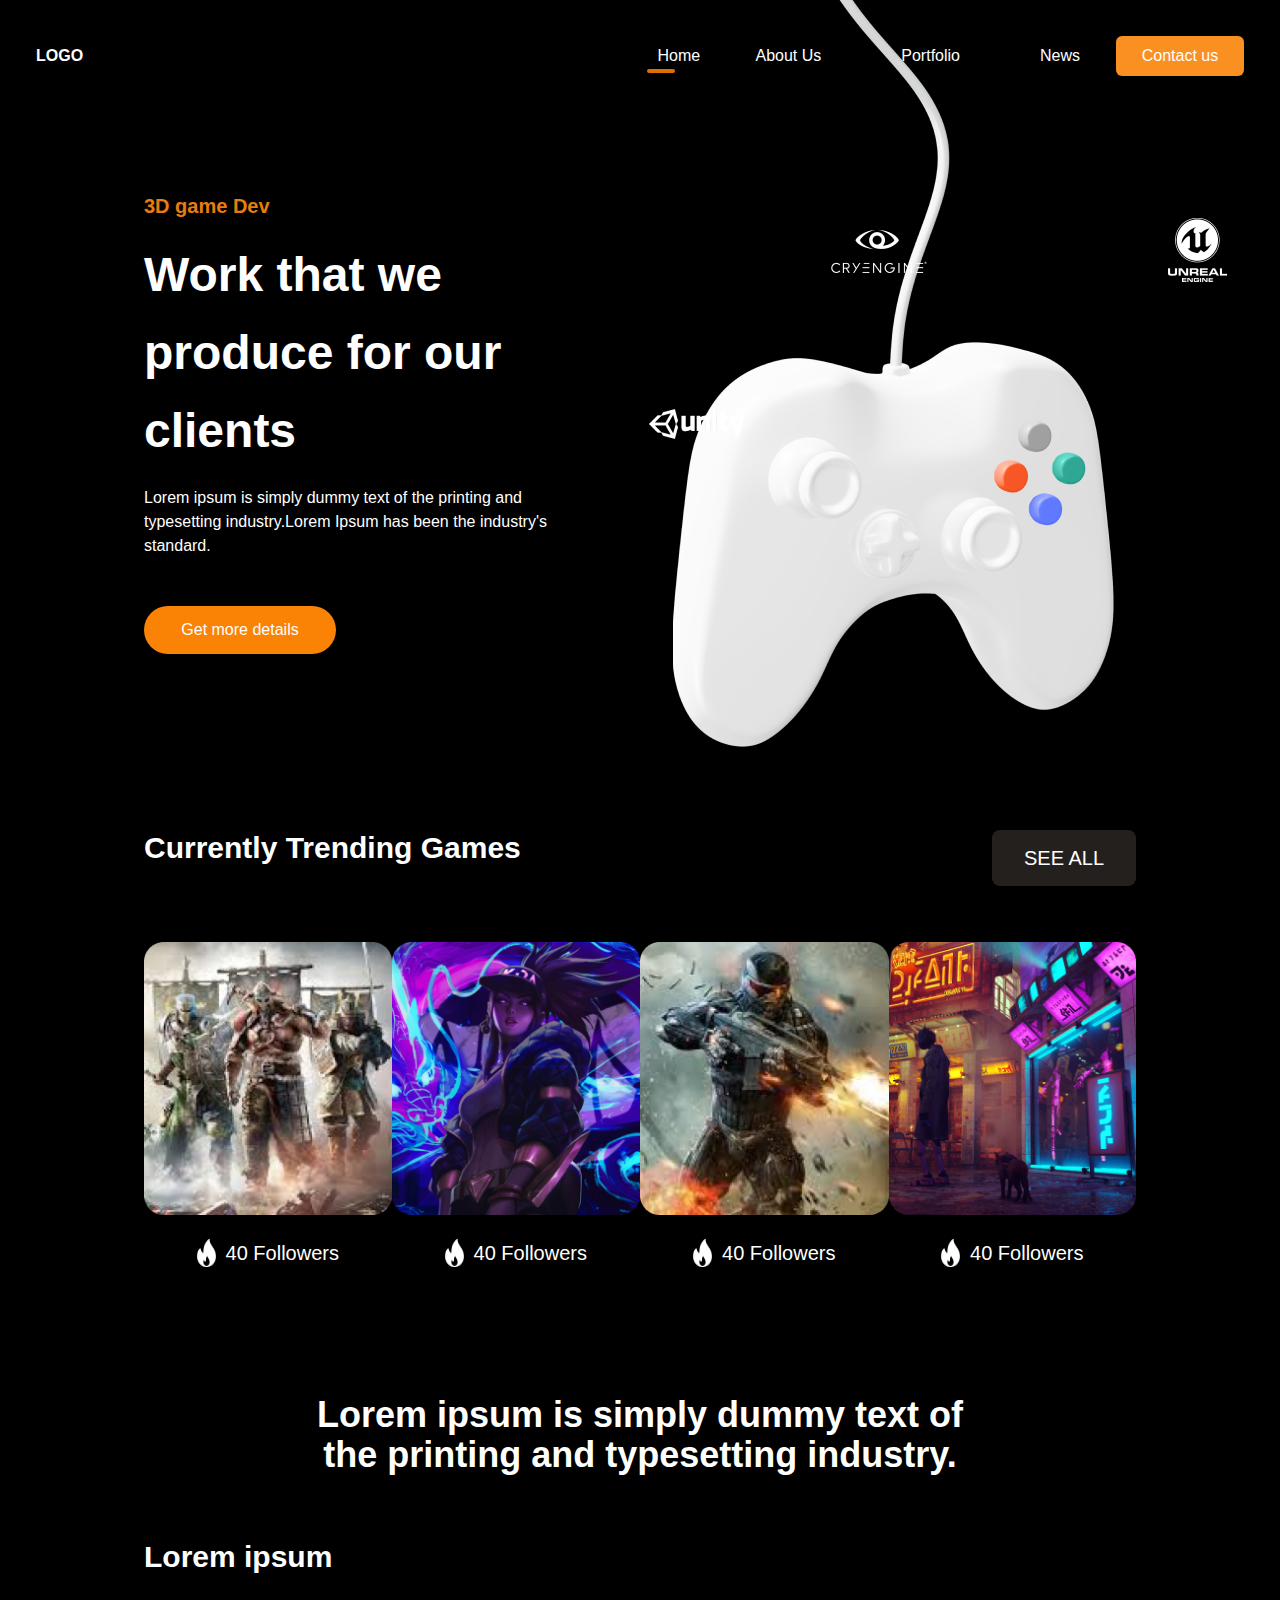
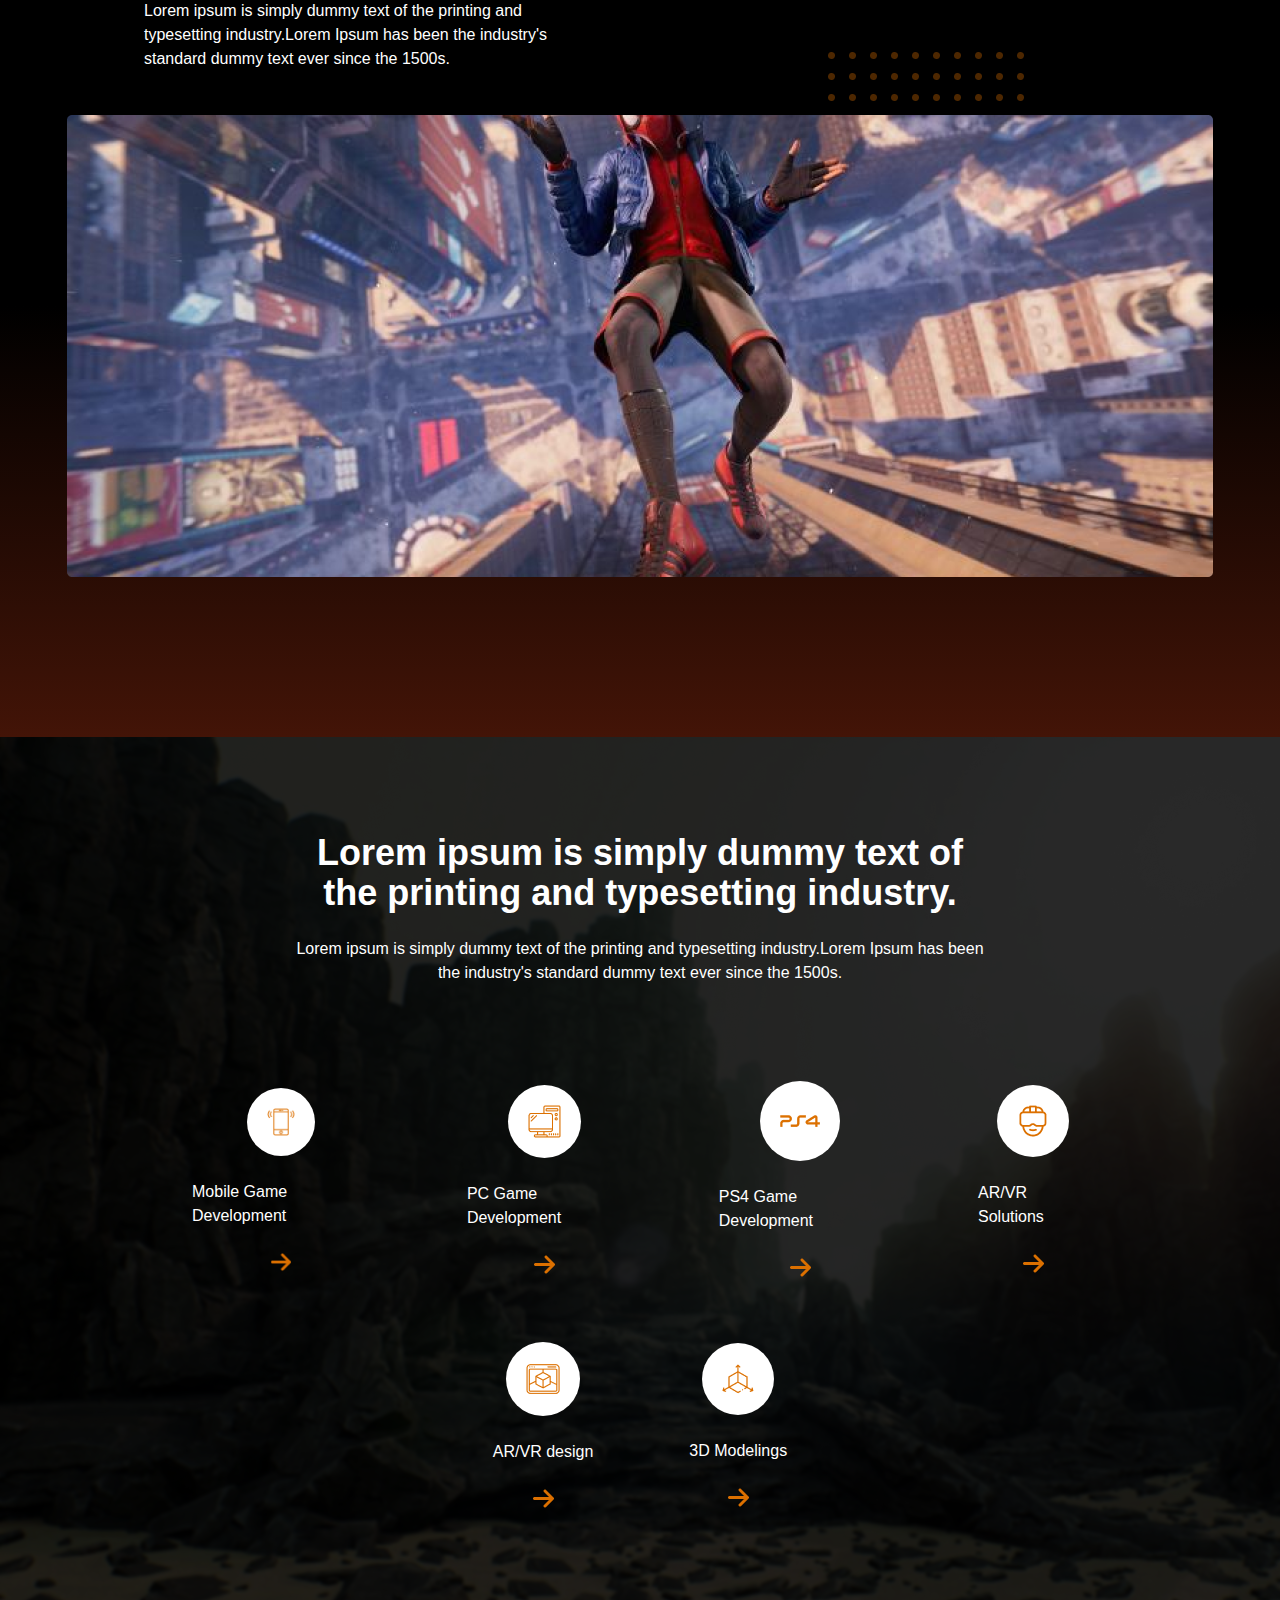
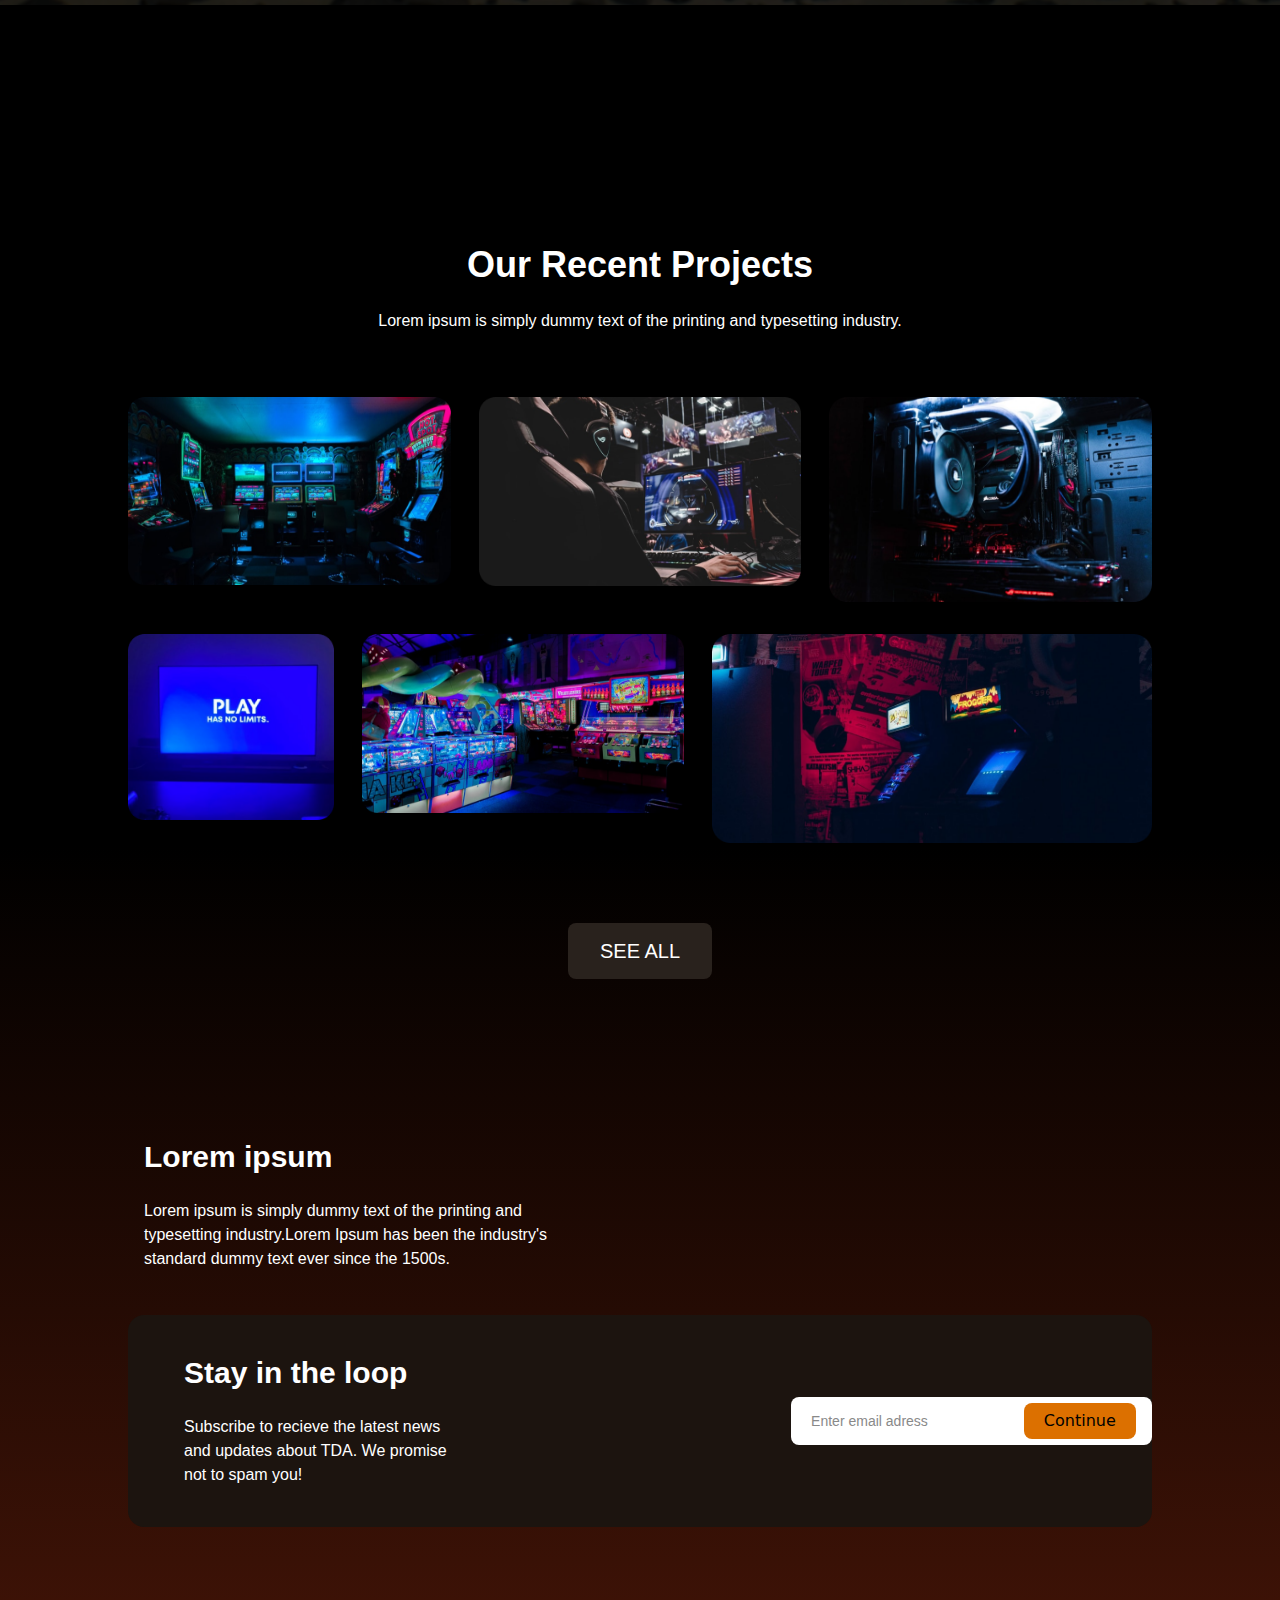
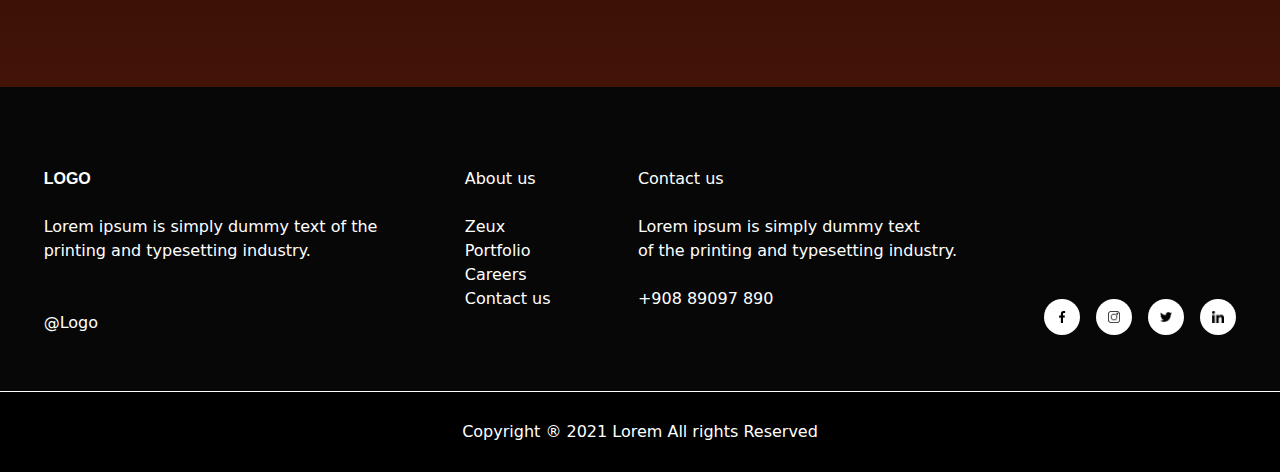
<file: Proyecto1/index.html>
<!DOCTYPE html>
<html lang="en">

<head>
  <meta charset="UTF-8" />
  <meta http-equiv="X-UA-Compatible" content="IE=edge" />
  <meta name="viewport" content="width=device-width, initial-scale=1.0" />
  <title>Projecte 1</title>
  <link href="output.css" rel="stylesheet" />
  <link rel="stylesheet" href="https://cdnjs.cloudflare.com/ajax/libs/font-awesome/6.0.0/css/all.min.css"
    integrity="sha512-9usAa10IRO0HhonpyAIVpjrylPvoDwiPUiKdWk5t3PyolY1cOd4DSE0Ga+ri4AuTroPR5aQvXU9xC6qOPnzFeg=="
    crossorigin="anonymous" referrerpolicy="no-referrer" />
</head>
<header class="bg-black flex justify-between items-center h-28 px-9">
  <h1 class="text-white font-extrabold font-poppins ">LOGO</h1>
  <div class="flex flex-nowrap gap-x-9 text-white font-poppins font-normal items-baseline ">
    <nav class="flex gap-x-20 ">
      <a href="#" class="pl-2.5 rounded-lg h-1 w-7 shadow-[0_25px_0_0_rgba(220,112,0,1)] ">Home</a>
      <a href="#">About Us</a>
      <a href="#">Portfolio</a>
      <a href="#">News</a>
    </nav>
    <button href="#" class="bg-[#FA9021] rounded-md h-10 w-32 ">Contact us</button>
  </div>
</header>

<body class="bg-black">
  <main class="bg-black ml-36 mt-20 w-4/12 flex flex-col flex-wrap font-poppins gap-y-12">
    <div class=" flex flex-col flex-wrap gap-y-4 md:content-center">
      <h3 class="text-[#E87D0E] font-bold text-xl">3D game Dev</h3>
      <h1 class="text-white font-bold text-5xl/[78px]">Work that we produce for our clients</h1>
      <p class="text-white font-medium text-base">Lorem ipsum is simply dummy text of the printing and typesetting
        industry.Lorem Ipsum has been the industry's standard.</p>
    </div>
    <button class="text-white font-medium text-base bg-[#FA8305] self-start h-12 w-48 rounded-[40px]">Get more
      details</button>

    <img class=" absolute top-0 right-[155px] " src="joy_stick copia.png">
    <img class="absolute left-[649px] top-[409px] " src="unity 1.png">
    <img class="absolute left-[828px] top-[202px] " src="cry 1.png">
    <img class="absolute left-[1168px] top-[218px]" src="unreal 1.png">
  </main>

  <div class="flexbox flex-col pt-44 pl-36 pr-36" id="currently-games">
    <div class="flex justify-between pb-14" id="titulo+boton">
      <h2 class="text-white font-Rubik font-bold text-3xl">Currently Trending Games</h2>
      <button class="text-white font-Rubik font-medium text-xl/9 bg-[#24201D] rounded-lg h-14 w-36">SEE ALL</button>
    </div>
    <div class="flex justify-around " id="fotos">
      <div class="flex flex-col " id="foto1">
        <img class="pb-6" src="Rectangle 23.png">
        <div class="flex justify-center" id="piedefoto1">
          <img class="pr-2.5" src="icono-fuego.png">
          <p class="text-white font-Rubik font-medium text-xl">40 Followers</p>
        </div>
      </div>
      <div class="flex flex-col " id="foto2">
        <img class="pb-6" src="Rectangle 24.png">
        <div class="flex justify-center" id="piedefoto2">
          <img class="pr-2.5" src="icono-fuego.png">
          <p class="text-white font-Rubik font-medium text-xl">40 Followers</p>
        </div>
      </div>
      <div class="flex flex-col " id="foto3">
        <img class="pb-6" src="Rectangle 25.png">
        <div class="flex justify-center" id="piedefoto3">
          <img class="pr-2.5" src="icono-fuego.png">
          <p class="text-white font-Rubik font-medium text-xl">40 Followers</p>
        </div>
      </div>
      <div class="flex flex-col " id="foto4">
        <img class="pb-6" src="Rectangle 26.png">
        <div class="flex justify-center" id="piedefoto4">
          <img class="pr-2.5" src="icono-fuego.png">
          <p class="text-white font-Rubik font-medium text-xl">40 Followers</p>
        </div>
      </div>
    </div>
  </div>
  <h2 class="text-center text-white font-poppins font-semibold text-4xl mx-72 pt-32 ">Lorem ipsum is simply dummy text
    of the printing and typesetting industry.</h2>
  <div class="bg-gradient-to-b from-black via-black to-orange-950">
    <div id="textos" class="flex flex-col justify-start pl-36 pt-16 pb-11">
      <h2 class="text-white font-poppins font-semibold text-3xl">Lorem ipsum</h2>
      <p class="text-white font-poppins font-normal text-base pt-6 pr-[60%]">Lorem ipsum is simply dummy text of the
        printing and typesetting industry.Lorem Ipsum has been the industry's standard dummy text ever since the 1500s.
      </p>
    </div>

    <div class="flex justify-center pb-40">
      <img class="z-10" src="Rectangle 4.png">
      <img class="absolute right-64 top-[1652px] z-0" src="Group 21.png">
    </div>
  </div>

  <div class="bg-[url('fondo.png')] z-10" id="seccion-fondo-foto">
    <div class="flex flex-col content-center justify-center pt-24" id="textos">
      <h2 class="text-center text-white font-poppins font-semibold text-4xl mx-72 pb-6 ">Lorem ipsum is simply dummy
        text of the printing and typesetting industry.</h2>
      <p class="text-white font-poppins font-normal text-base mx-72 text-center ">Lorem ipsum is simply dummy text of
        the printing and typesetting industry.Lorem Ipsum has been the industry's standard dummy text ever since the
        1500s.
      </p>
    </div>
    <div id="fotos" class="flex flex-col px-48 pt-24 pb-24">
      <div id="fila1" class="flex justify-around gap-x-24">
        <div id="foto1" class="flex flex-col items-center justify-center gap-y-6">
          <div class=" rounded-full bg-white p-5 ">
            <img class="h-7 w-7 " src="smartphone (2) 1.png">
          </div>
          <p class="text-white font-poppins font-medium text-base">Mobile Game Development</p>
          <img class="h-5 w-5" src="arrow 1.png">
        </div>
        <div id="foto2" class="flex flex-col items-center justify-center gap-y-6">
          <div class=" rounded-full bg-white p-5 ">
            <img src="pc 1.png">
          </div>
          <p class="text-white font-poppins font-medium text-base">PC Game Development</p>
          <img src="arrow 1.png">
        </div>
        <div id="foto3" class="flex flex-col items-center justify-center gap-y-6">
          <div class=" rounded-full bg-white p-5 ">
            <img src="ps4 1.png">
          </div>
          <p class="text-white font-poppins font-medium text-base">PS4 Game Development</p>
          <img src="arrow 1.png">
        </div>
        <div id="foto4" class="flex flex-col items-center justify-center gap-y-6">
          <div class=" rounded-full bg-white p-5 ">
            <img src="vr-glasses 1.png">
          </div>
          <p class="text-white font-poppins font-medium text-base">AR/VR Solutions</p>
          <img src="arrow 1.png">
        </div>
      </div>
      <div id="fila2" class="flex justify-center pt-16 gap-x-24">
        <div id="foto5" class="flex flex-col items-center justify-center gap-y-6">
          <div class=" rounded-full bg-white p-5 ">
            <img src="desktop (1) 1.png">
          </div>
          <p class="text-white font-poppins font-medium text-base">AR/VR design</p>
          <img src="arrow 1.png">
        </div>
        <div id="foto6" class="flex flex-col items-center justify-center gap-y-6">
          <div class=" rounded-full bg-white p-5 ">
            <img src="3d-cube 1.png">
          </div>
          <p class="text-white font-poppins font-medium text-base">3D Modelings</p>
          <img src="arrow 1.png">
        </div>
      </div>
    </div>
  </div>
  <div class="bg-gradient-to-b from-black via-black to-orange-950 pb-40">
    <div class="pt-36 pb-20" id="our-recent-projects">
      <div class="flex flex-col content-center justify-center pt-24" id="textos">
        <h2 class="text-center text-white font-poppins font-semibold text-4xl mx-72 pb-6 ">Our Recent Projects</h2>
        <p class="text-white font-poppins font-normal text-base mx-72 text-center ">Lorem ipsum is simply dummy text of
          the printing and typesetting industry.</p>
      </div>
      <div class=" grid mx-32  grid-cols-9 pt-16 gap-x-7 gap-y-8" id="imagenes">
        <img class="col-[1/_span_3]" src="Rectangle 15.png">
        <img class="col-[4/_span_3]" src="Rectangle 16.png">
        <img class="col-[7/_span_3]" src="Rectangle 17.png">
        <img class="col-[1/_span_2]" src="Rectangle 19.png">
        <img class="col-[3/_span_3]" src="Rectangle 18.png">
        <img class="col-[6/_span_4]" src="Rectangle 20.png">
      </div>
    </div>

    <div id="see-all" class="flex justify-center pb-24">
      <button class="text-white font-Rubik font-medium text-xl bg-[#29221D] h-14 w-36  rounded-lg ">SEE ALL</button>
    </div>

    <div>
      <div id="textos" class="flex flex-col justify-start pl-36 pt-16 pb-11">
        <h2 class="text-white font-poppins font-semibold text-3xl">Lorem ipsum</h2>
        <p class="text-white font-poppins font-normal text-base pt-6 pr-[60%]">Lorem ipsum is simply dummy text of the
          printing and typesetting industry.Lorem Ipsum has been the industry's standard dummy text ever since the
          1500s.
        </p>
      </div>
    </div>

    <div id="stay-in-the-loop" class="flex bg-[#1C140F] mx-32 rounded-2xl items-center">
      <div id="textos" class="ml-14 py-10">
        <h2 class="text-white font-poppins font-semibold text-3xl">Stay in the loop</h2>
        <p class="text-white font-poppins font-normal text-base pt-6 pr-[55%] ">Subscribe to recieve the latest news and
          updates about TDA.
          We promise not to spam you!
        </p>
      </div>
      <div class="xl:bg-white h-12 w-96 flex gap-x-24 items-baseline rounded-lg pr-5">
        <p class="text-[#898989] font-poppins font-light text-sm py-3.5 pl-5">Enter email adress</p>
        <button class="bg-[#DC7000] h-9 w-28  rounded-lg">Continue</button>
      </div>
    </div>
  </div>
</body>
<footer>
  <div class=" bg-[#070707] flex justify-around pb-14 ">
    <div class="flex flex-col w-[30] pt-20">
      <h2 class="text-white font-extrabold font-poppins ">LOGO</h2><br>
      <p class="text-white ">Lorem ipsum is simply dummy text of the</p>
      <p class="text-white "> printing and typesetting industry.</p><br><br>
      <p class="text-white">@Logo</p>
    </div>
    <div class="flex flex-col pt-20">
      <p class="text-white">About us</p><br>
      <p class="text-white">Zeux</p>
      <p class="text-white">Portfolio</p>
      <p class="text-white">Careers</p>
      <p class="text-white w-[100%]">Contact us</p>
    </div>
    <div class="flex flex-col pt-20">
      <p class="text-white">Contact us</p><br>
      <p class="text-white">Lorem ipsum is simply dummy text<br> of the printing and typesetting industry.</br></p><br>
      <p class="text-white">+908 89097 890</p>
    </div>
    <div class="flex items-end pt-20 gap-x-4 ">
      <div class=" rounded-full bg-white p-3 ">
        <img class="h-3 w-3" src="facebook 1.png">
      </div>
      <div class=" rounded-full bg-white p-3 ">
        <img class="h-3 w-3" src="instagram 1.png">
      </div>
      <div class=" rounded-full bg-white p-3 ">
        <img class="h-3 w-3" src="twitter 1.png">
      </div>
      <div class=" rounded-full bg-white p-3 ">
        <img class="h-3 w-3" src="linkedin 1.png">
      </div>
    </div>
  </div>
  <p class="text-center border-t-white text-white py-7 border-t-[1px]">Copyright ® 2021 Lorem All rights Reserved</p>
</footer>




</html>
</file>
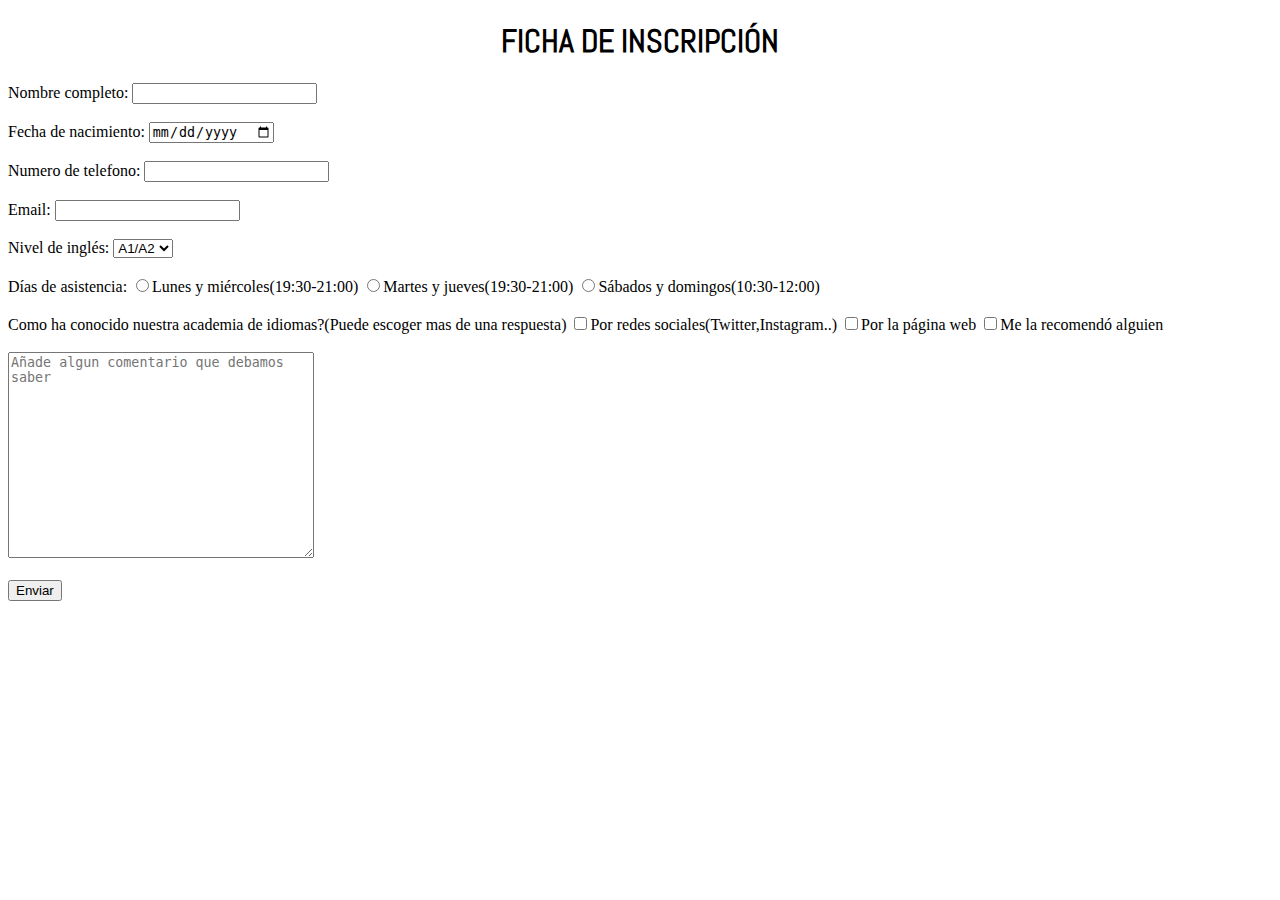
<file: form.html>
<!DOCTYPE html>
<html lang="en">
<head>
    <meta charset="UTF-8">
    <meta http-equiv="X-UA-Compatible" content="IE=edge">
    <meta name="viewport" content="width=device-width, initial-scale=1.0">
    <link href="https://fonts.googleapis.com/css2?family=Abel&display=swap" rel="stylesheet">
    <title>Formulario</title>
</head>
<body>
    <h1 style="text-align:center;font-family: 'Abel', sans-serif">FICHA DE INSCRIPCIÓN</h1>
    <form>
        <label for="nombre" >Nombre completo:</label><!--input de text-->
        <input ccc type="text">
        <br/><br/>

        <label for="nacimiento">Fecha de nacimiento:</label><!--input de date-->
        <input id="nacimiento" name="nacimiento" type="date">
        <br/><br/>

        <label for="telefono">Numero de telefono:</label><!--input de número-->
        <input id="telefono" name="telefono"type="number">
        <br/><br/>
        
        <label for="email">Email:</label><!--input de email-->
        <input id="email" name="email" type="email">
        <br/><br/>

        <label for="nivel">Nivel de inglés:</label><!-- selector "dropdown"-->
        <select>
            <option>A1/A2</option>
            <option>B1/B2</option>
            <option>C1/C2</option>
        </select>
        <br/><br/>

        <label>Días de asistencia:</label><!--"radio" buttons (selecció individual)-->
        <input type="radio" name="dias">Lunes y miércoles(19:30-21:00)
        <input type="radio" name="dias">Martes y jueves(19:30-21:00)
        <input type="radio" name="dias">Sábados y domingos(10:30-12:00)
        <br/><br/>

        <label>Como ha conocido nuestra academia de idiomas?(Puede escoger mas de una respuesta)</label><!--checkbox (selecció múltiple)-->
        <input type="checkbox" name="conocer">Por redes sociales(Twitter,Instagram..)
        <input type="checkbox" name="conocer">Por la página web
        <input type="checkbox" name="conocer">Me la recomendó alguien
        <br/><br/>

        <!--area de text-->
        <textarea style="height:200px;width: 300px" placeholder="Añade algun comentario que debamos saber"></textarea>
        <br/><br/>

        <button type="button" onclick="location.href='./thankyou.html'">Enviar</button><!--botó d'enviament-->





    </form>
</body>
</html>
</file>
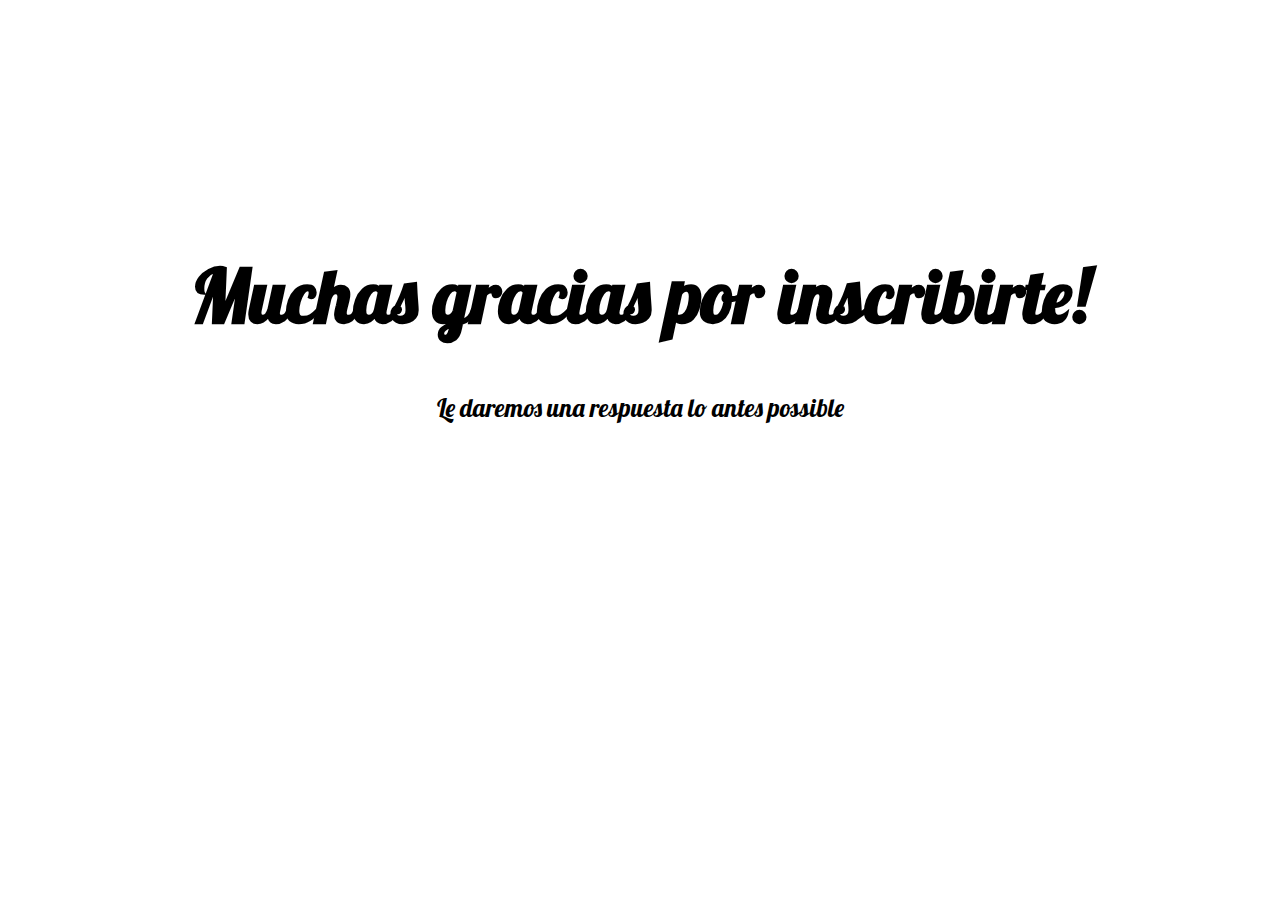
<file: thankyou.html>
<!DOCTYPE html>
<html lang="en">
<head>
    <meta charset="UTF-8">
    <meta http-equiv="X-UA-Compatible" content="IE=edge">
    <meta name="viewport" content="width=device-width, initial-scale=1.0">
    <link href="https://fonts.googleapis.com/css2?family=Lobster&display=swap" rel="stylesheet">
    <title>Document</title>
</head>
<body>
    <div style="text-align: center;padding-top:15%;font-family: 'Lobster', cursive;">
        <h1 style="font-size:75px">Muchas gracias por inscribirte!</h1>
        <p style="font-size: 25px;">Le daremos una respuesta lo antes possible</p>
    </div>
</body>
</html>
</file>
<file: Proyecto1/output.css>
/*
! tailwindcss v3.3.1 | MIT License | https://tailwindcss.com
*/

/*
1. Prevent padding and border from affecting element width. (https://github.com/mozdevs/cssremedy/issues/4)
2. Allow adding a border to an element by just adding a border-width. (https://github.com/tailwindcss/tailwindcss/pull/116)
*/

*,
::before,
::after {
  box-sizing: border-box;
  /* 1 */
  border-width: 0;
  /* 2 */
  border-style: solid;
  /* 2 */
  border-color: #e5e7eb;
  /* 2 */
}

::before,
::after {
  --tw-content: '';
}

/*
1. Use a consistent sensible line-height in all browsers.
2. Prevent adjustments of font size after orientation changes in iOS.
3. Use a more readable tab size.
4. Use the user's configured `sans` font-family by default.
5. Use the user's configured `sans` font-feature-settings by default.
6. Use the user's configured `sans` font-variation-settings by default.
*/

html {
  line-height: 1.5;
  /* 1 */
  -webkit-text-size-adjust: 100%;
  /* 2 */
  -moz-tab-size: 4;
  /* 3 */
  -o-tab-size: 4;
     tab-size: 4;
  /* 3 */
  font-family: ui-sans-serif, system-ui, -apple-system, BlinkMacSystemFont, "Segoe UI", Roboto, "Helvetica Neue", Arial, "Noto Sans", sans-serif, "Apple Color Emoji", "Segoe UI Emoji", "Segoe UI Symbol", "Noto Color Emoji";
  /* 4 */
  font-feature-settings: normal;
  /* 5 */
  font-variation-settings: normal;
  /* 6 */
}

/*
1. Remove the margin in all browsers.
2. Inherit line-height from `html` so users can set them as a class directly on the `html` element.
*/

body {
  margin: 0;
  /* 1 */
  line-height: inherit;
  /* 2 */
}

/*
1. Add the correct height in Firefox.
2. Correct the inheritance of border color in Firefox. (https://bugzilla.mozilla.org/show_bug.cgi?id=190655)
3. Ensure horizontal rules are visible by default.
*/

hr {
  height: 0;
  /* 1 */
  color: inherit;
  /* 2 */
  border-top-width: 1px;
  /* 3 */
}

/*
Add the correct text decoration in Chrome, Edge, and Safari.
*/

abbr:where([title]) {
  -webkit-text-decoration: underline dotted;
          text-decoration: underline dotted;
}

/*
Remove the default font size and weight for headings.
*/

h1,
h2,
h3,
h4,
h5,
h6 {
  font-size: inherit;
  font-weight: inherit;
}

/*
Reset links to optimize for opt-in styling instead of opt-out.
*/

a {
  color: inherit;
  text-decoration: inherit;
}

/*
Add the correct font weight in Edge and Safari.
*/

b,
strong {
  font-weight: bolder;
}

/*
1. Use the user's configured `mono` font family by default.
2. Correct the odd `em` font sizing in all browsers.
*/

code,
kbd,
samp,
pre {
  font-family: ui-monospace, SFMono-Regular, Menlo, Monaco, Consolas, "Liberation Mono", "Courier New", monospace;
  /* 1 */
  font-size: 1em;
  /* 2 */
}

/*
Add the correct font size in all browsers.
*/

small {
  font-size: 80%;
}

/*
Prevent `sub` and `sup` elements from affecting the line height in all browsers.
*/

sub,
sup {
  font-size: 75%;
  line-height: 0;
  position: relative;
  vertical-align: baseline;
}

sub {
  bottom: -0.25em;
}

sup {
  top: -0.5em;
}

/*
1. Remove text indentation from table contents in Chrome and Safari. (https://bugs.chromium.org/p/chromium/issues/detail?id=999088, https://bugs.webkit.org/show_bug.cgi?id=201297)
2. Correct table border color inheritance in all Chrome and Safari. (https://bugs.chromium.org/p/chromium/issues/detail?id=935729, https://bugs.webkit.org/show_bug.cgi?id=195016)
3. Remove gaps between table borders by default.
*/

table {
  text-indent: 0;
  /* 1 */
  border-color: inherit;
  /* 2 */
  border-collapse: collapse;
  /* 3 */
}

/*
1. Change the font styles in all browsers.
2. Remove the margin in Firefox and Safari.
3. Remove default padding in all browsers.
*/

button,
input,
optgroup,
select,
textarea {
  font-family: inherit;
  /* 1 */
  font-size: 100%;
  /* 1 */
  font-weight: inherit;
  /* 1 */
  line-height: inherit;
  /* 1 */
  color: inherit;
  /* 1 */
  margin: 0;
  /* 2 */
  padding: 0;
  /* 3 */
}

/*
Remove the inheritance of text transform in Edge and Firefox.
*/

button,
select {
  text-transform: none;
}

/*
1. Correct the inability to style clickable types in iOS and Safari.
2. Remove default button styles.
*/

button,
[type='button'],
[type='reset'],
[type='submit'] {
  -webkit-appearance: button;
  /* 1 */
  background-color: transparent;
  /* 2 */
  background-image: none;
  /* 2 */
}

/*
Use the modern Firefox focus style for all focusable elements.
*/

:-moz-focusring {
  outline: auto;
}

/*
Remove the additional `:invalid` styles in Firefox. (https://github.com/mozilla/gecko-dev/blob/2f9eacd9d3d995c937b4251a5557d95d494c9be1/layout/style/res/forms.css#L728-L737)
*/

:-moz-ui-invalid {
  box-shadow: none;
}

/*
Add the correct vertical alignment in Chrome and Firefox.
*/

progress {
  vertical-align: baseline;
}

/*
Correct the cursor style of increment and decrement buttons in Safari.
*/

::-webkit-inner-spin-button,
::-webkit-outer-spin-button {
  height: auto;
}

/*
1. Correct the odd appearance in Chrome and Safari.
2. Correct the outline style in Safari.
*/

[type='search'] {
  -webkit-appearance: textfield;
  /* 1 */
  outline-offset: -2px;
  /* 2 */
}

/*
Remove the inner padding in Chrome and Safari on macOS.
*/

::-webkit-search-decoration {
  -webkit-appearance: none;
}

/*
1. Correct the inability to style clickable types in iOS and Safari.
2. Change font properties to `inherit` in Safari.
*/

::-webkit-file-upload-button {
  -webkit-appearance: button;
  /* 1 */
  font: inherit;
  /* 2 */
}

/*
Add the correct display in Chrome and Safari.
*/

summary {
  display: list-item;
}

/*
Removes the default spacing and border for appropriate elements.
*/

blockquote,
dl,
dd,
h1,
h2,
h3,
h4,
h5,
h6,
hr,
figure,
p,
pre {
  margin: 0;
}

fieldset {
  margin: 0;
  padding: 0;
}

legend {
  padding: 0;
}

ol,
ul,
menu {
  list-style: none;
  margin: 0;
  padding: 0;
}

/*
Prevent resizing textareas horizontally by default.
*/

textarea {
  resize: vertical;
}

/*
1. Reset the default placeholder opacity in Firefox. (https://github.com/tailwindlabs/tailwindcss/issues/3300)
2. Set the default placeholder color to the user's configured gray 400 color.
*/

input::-moz-placeholder, textarea::-moz-placeholder {
  opacity: 1;
  /* 1 */
  color: #9ca3af;
  /* 2 */
}

input::placeholder,
textarea::placeholder {
  opacity: 1;
  /* 1 */
  color: #9ca3af;
  /* 2 */
}

/*
Set the default cursor for buttons.
*/

button,
[role="button"] {
  cursor: pointer;
}

/*
Make sure disabled buttons don't get the pointer cursor.
*/

:disabled {
  cursor: default;
}

/*
1. Make replaced elements `display: block` by default. (https://github.com/mozdevs/cssremedy/issues/14)
2. Add `vertical-align: middle` to align replaced elements more sensibly by default. (https://github.com/jensimmons/cssremedy/issues/14#issuecomment-634934210)
   This can trigger a poorly considered lint error in some tools but is included by design.
*/

img,
svg,
video,
canvas,
audio,
iframe,
embed,
object {
  display: block;
  /* 1 */
  vertical-align: middle;
  /* 2 */
}

/*
Constrain images and videos to the parent width and preserve their intrinsic aspect ratio. (https://github.com/mozdevs/cssremedy/issues/14)
*/

img,
video {
  max-width: 100%;
  height: auto;
}

/* Make elements with the HTML hidden attribute stay hidden by default */

[hidden] {
  display: none;
}

*, ::before, ::after {
  --tw-border-spacing-x: 0;
  --tw-border-spacing-y: 0;
  --tw-translate-x: 0;
  --tw-translate-y: 0;
  --tw-rotate: 0;
  --tw-skew-x: 0;
  --tw-skew-y: 0;
  --tw-scale-x: 1;
  --tw-scale-y: 1;
  --tw-pan-x:  ;
  --tw-pan-y:  ;
  --tw-pinch-zoom:  ;
  --tw-scroll-snap-strictness: proximity;
  --tw-ordinal:  ;
  --tw-slashed-zero:  ;
  --tw-numeric-figure:  ;
  --tw-numeric-spacing:  ;
  --tw-numeric-fraction:  ;
  --tw-ring-inset:  ;
  --tw-ring-offset-width: 0px;
  --tw-ring-offset-color: #fff;
  --tw-ring-color: rgb(59 130 246 / 0.5);
  --tw-ring-offset-shadow: 0 0 #0000;
  --tw-ring-shadow: 0 0 #0000;
  --tw-shadow: 0 0 #0000;
  --tw-shadow-colored: 0 0 #0000;
  --tw-blur:  ;
  --tw-brightness:  ;
  --tw-contrast:  ;
  --tw-grayscale:  ;
  --tw-hue-rotate:  ;
  --tw-invert:  ;
  --tw-saturate:  ;
  --tw-sepia:  ;
  --tw-drop-shadow:  ;
  --tw-backdrop-blur:  ;
  --tw-backdrop-brightness:  ;
  --tw-backdrop-contrast:  ;
  --tw-backdrop-grayscale:  ;
  --tw-backdrop-hue-rotate:  ;
  --tw-backdrop-invert:  ;
  --tw-backdrop-opacity:  ;
  --tw-backdrop-saturate:  ;
  --tw-backdrop-sepia:  ;
}

::backdrop {
  --tw-border-spacing-x: 0;
  --tw-border-spacing-y: 0;
  --tw-translate-x: 0;
  --tw-translate-y: 0;
  --tw-rotate: 0;
  --tw-skew-x: 0;
  --tw-skew-y: 0;
  --tw-scale-x: 1;
  --tw-scale-y: 1;
  --tw-pan-x:  ;
  --tw-pan-y:  ;
  --tw-pinch-zoom:  ;
  --tw-scroll-snap-strictness: proximity;
  --tw-ordinal:  ;
  --tw-slashed-zero:  ;
  --tw-numeric-figure:  ;
  --tw-numeric-spacing:  ;
  --tw-numeric-fraction:  ;
  --tw-ring-inset:  ;
  --tw-ring-offset-width: 0px;
  --tw-ring-offset-color: #fff;
  --tw-ring-color: rgb(59 130 246 / 0.5);
  --tw-ring-offset-shadow: 0 0 #0000;
  --tw-ring-shadow: 0 0 #0000;
  --tw-shadow: 0 0 #0000;
  --tw-shadow-colored: 0 0 #0000;
  --tw-blur:  ;
  --tw-brightness:  ;
  --tw-contrast:  ;
  --tw-grayscale:  ;
  --tw-hue-rotate:  ;
  --tw-invert:  ;
  --tw-saturate:  ;
  --tw-sepia:  ;
  --tw-drop-shadow:  ;
  --tw-backdrop-blur:  ;
  --tw-backdrop-brightness:  ;
  --tw-backdrop-contrast:  ;
  --tw-backdrop-grayscale:  ;
  --tw-backdrop-hue-rotate:  ;
  --tw-backdrop-invert:  ;
  --tw-backdrop-opacity:  ;
  --tw-backdrop-saturate:  ;
  --tw-backdrop-sepia:  ;
}

.absolute {
  position: absolute;
}

.left-\[1168px\] {
  left: 1168px;
}

.left-\[649px\] {
  left: 649px;
}

.left-\[828px\] {
  left: 828px;
}

.right-64 {
  right: 16rem;
}

.right-\[155px\] {
  right: 155px;
}

.top-0 {
  top: 0px;
}

.top-\[1652px\] {
  top: 1652px;
}

.top-\[202px\] {
  top: 202px;
}

.top-\[218px\] {
  top: 218px;
}

.top-\[409px\] {
  top: 409px;
}

.z-0 {
  z-index: 0;
}

.z-10 {
  z-index: 10;
}

.col-\[1\/_span_2\] {
  grid-column: 1/ span 2;
}

.col-\[1\/_span_3\] {
  grid-column: 1/ span 3;
}

.col-\[3\/_span_3\] {
  grid-column: 3/ span 3;
}

.col-\[4\/_span_3\] {
  grid-column: 4/ span 3;
}

.col-\[6\/_span_4\] {
  grid-column: 6/ span 4;
}

.col-\[7\/_span_3\] {
  grid-column: 7/ span 3;
}

.mx-32 {
  margin-left: 8rem;
  margin-right: 8rem;
}

.mx-72 {
  margin-left: 18rem;
  margin-right: 18rem;
}

.ml-14 {
  margin-left: 3.5rem;
}

.ml-36 {
  margin-left: 9rem;
}

.mt-20 {
  margin-top: 5rem;
}

.mt-40 {
  margin-top: 10rem;
}

.mb-40 {
  margin-bottom: 10rem;
}

.flex {
  display: flex;
}

.grid {
  display: grid;
}

.hidden {
  display: none;
}

.h-1 {
  height: 0.25rem;
}

.h-10 {
  height: 2.5rem;
}

.h-12 {
  height: 3rem;
}

.h-14 {
  height: 3.5rem;
}

.h-28 {
  height: 7rem;
}

.h-3 {
  height: 0.75rem;
}

.h-5 {
  height: 1.25rem;
}

.h-7 {
  height: 1.75rem;
}

.h-9 {
  height: 2.25rem;
}

.w-28 {
  width: 7rem;
}

.w-3 {
  width: 0.75rem;
}

.w-32 {
  width: 8rem;
}

.w-36 {
  width: 9rem;
}

.w-4\/12 {
  width: 33.333333%;
}

.w-48 {
  width: 12rem;
}

.w-5 {
  width: 1.25rem;
}

.w-7 {
  width: 1.75rem;
}

.w-96 {
  width: 24rem;
}

.w-\[100\%\] {
  width: 100%;
}

.w-\[30\] {
  width: 30;
}

.grid-cols-9 {
  grid-template-columns: repeat(9, minmax(0, 1fr));
}

.flex-col {
  flex-direction: column;
}

.flex-wrap {
  flex-wrap: wrap;
}

.flex-nowrap {
  flex-wrap: nowrap;
}

.content-center {
  align-content: center;
}

.items-end {
  align-items: flex-end;
}

.items-center {
  align-items: center;
}

.items-baseline {
  align-items: baseline;
}

.justify-start {
  justify-content: flex-start;
}

.justify-center {
  justify-content: center;
}

.justify-between {
  justify-content: space-between;
}

.justify-around {
  justify-content: space-around;
}

.gap-x-20 {
  -moz-column-gap: 5rem;
       column-gap: 5rem;
}

.gap-x-24 {
  -moz-column-gap: 6rem;
       column-gap: 6rem;
}

.gap-x-4 {
  -moz-column-gap: 1rem;
       column-gap: 1rem;
}

.gap-x-7 {
  -moz-column-gap: 1.75rem;
       column-gap: 1.75rem;
}

.gap-x-9 {
  -moz-column-gap: 2.25rem;
       column-gap: 2.25rem;
}

.gap-y-12 {
  row-gap: 3rem;
}

.gap-y-4 {
  row-gap: 1rem;
}

.gap-y-6 {
  row-gap: 1.5rem;
}

.gap-y-8 {
  row-gap: 2rem;
}

.self-start {
  align-self: flex-start;
}

.rounded-2xl {
  border-radius: 1rem;
}

.rounded-\[40px\] {
  border-radius: 40px;
}

.rounded-full {
  border-radius: 9999px;
}

.rounded-lg {
  border-radius: 0.5rem;
}

.rounded-md {
  border-radius: 0.375rem;
}

.border-t-\[1px\] {
  border-top-width: 1px;
}

.border-t-white {
  --tw-border-opacity: 1;
  border-top-color: rgb(255 255 255 / var(--tw-border-opacity));
}

.bg-\[\#070707\] {
  --tw-bg-opacity: 1;
  background-color: rgb(7 7 7 / var(--tw-bg-opacity));
}

.bg-\[\#1C140F\] {
  --tw-bg-opacity: 1;
  background-color: rgb(28 20 15 / var(--tw-bg-opacity));
}

.bg-\[\#24201D\] {
  --tw-bg-opacity: 1;
  background-color: rgb(36 32 29 / var(--tw-bg-opacity));
}

.bg-\[\#29221D\] {
  --tw-bg-opacity: 1;
  background-color: rgb(41 34 29 / var(--tw-bg-opacity));
}

.bg-\[\#DC7000\] {
  --tw-bg-opacity: 1;
  background-color: rgb(220 112 0 / var(--tw-bg-opacity));
}

.bg-\[\#FA8305\] {
  --tw-bg-opacity: 1;
  background-color: rgb(250 131 5 / var(--tw-bg-opacity));
}

.bg-\[\#FA9021\] {
  --tw-bg-opacity: 1;
  background-color: rgb(250 144 33 / var(--tw-bg-opacity));
}

.bg-black {
  --tw-bg-opacity: 1;
  background-color: rgb(0 0 0 / var(--tw-bg-opacity));
}

.bg-white {
  --tw-bg-opacity: 1;
  background-color: rgb(255 255 255 / var(--tw-bg-opacity));
}

.bg-\[url\(\'fondo\.png\'\)\] {
  background-image: url('fondo.png');
}

.bg-gradient-to-b {
  background-image: linear-gradient(to bottom, var(--tw-gradient-stops));
}

.from-black {
  --tw-gradient-from: #000 var(--tw-gradient-from-position);
  --tw-gradient-from-position:  ;
  --tw-gradient-to: rgb(0 0 0 / 0)  var(--tw-gradient-from-position);
  --tw-gradient-to-position:  ;
  --tw-gradient-stops: var(--tw-gradient-from), var(--tw-gradient-to);
}

.via-black {
  --tw-gradient-via-position:  ;
  --tw-gradient-to: rgb(0 0 0 / 0)  var(--tw-gradient-to-position);
  --tw-gradient-to-position:  ;
  --tw-gradient-stops: var(--tw-gradient-from), #000 var(--tw-gradient-via-position), var(--tw-gradient-to);
}

.to-orange-950 {
  --tw-gradient-to: #431407 var(--tw-gradient-to-position);
  --tw-gradient-to-position:  ;
}

.p-3 {
  padding: 0.75rem;
}

.p-5 {
  padding: 1.25rem;
}

.px-48 {
  padding-left: 12rem;
  padding-right: 12rem;
}

.px-9 {
  padding-left: 2.25rem;
  padding-right: 2.25rem;
}

.py-10 {
  padding-top: 2.5rem;
  padding-bottom: 2.5rem;
}

.py-3 {
  padding-top: 0.75rem;
  padding-bottom: 0.75rem;
}

.py-3\.5 {
  padding-top: 0.875rem;
  padding-bottom: 0.875rem;
}

.py-7 {
  padding-top: 1.75rem;
  padding-bottom: 1.75rem;
}

.pb-11 {
  padding-bottom: 2.75rem;
}

.pb-14 {
  padding-bottom: 3.5rem;
}

.pb-20 {
  padding-bottom: 5rem;
}

.pb-24 {
  padding-bottom: 6rem;
}

.pb-40 {
  padding-bottom: 10rem;
}

.pb-6 {
  padding-bottom: 1.5rem;
}

.pl-2 {
  padding-left: 0.5rem;
}

.pl-2\.5 {
  padding-left: 0.625rem;
}

.pl-36 {
  padding-left: 9rem;
}

.pl-5 {
  padding-left: 1.25rem;
}

.pr-2 {
  padding-right: 0.5rem;
}

.pr-2\.5 {
  padding-right: 0.625rem;
}

.pr-36 {
  padding-right: 9rem;
}

.pr-\[55\%\] {
  padding-right: 55%;
}

.pr-\[60\%\] {
  padding-right: 60%;
}

.pt-16 {
  padding-top: 4rem;
}

.pt-20 {
  padding-top: 5rem;
}

.pt-24 {
  padding-top: 6rem;
}

.pt-32 {
  padding-top: 8rem;
}

.pt-36 {
  padding-top: 9rem;
}

.pt-44 {
  padding-top: 11rem;
}

.pt-6 {
  padding-top: 1.5rem;
}

.text-center {
  text-align: center;
}

.font-Rubik {
  font-family: Rubik, sans-serif;
}

.font-poppins {
  font-family: Poppins, sans-serif;
}

.text-3xl {
  font-size: 1.875rem;
  line-height: 2.25rem;
}

.text-4xl {
  font-size: 2.25rem;
  line-height: 2.5rem;
}

.text-5xl\/\[78px\] {
  font-size: 3rem;
  line-height: 78px;
}

.text-base {
  font-size: 1rem;
  line-height: 1.5rem;
}

.text-sm {
  font-size: 0.875rem;
  line-height: 1.25rem;
}

.text-xl {
  font-size: 1.25rem;
  line-height: 1.75rem;
}

.text-xl\/9 {
  font-size: 1.25rem;
  line-height: 2.25rem;
}

.font-bold {
  font-weight: 700;
}

.font-extrabold {
  font-weight: 800;
}

.font-light {
  font-weight: 300;
}

.font-medium {
  font-weight: 500;
}

.font-normal {
  font-weight: 400;
}

.font-semibold {
  font-weight: 600;
}

.text-\[\#E87D0E\] {
  --tw-text-opacity: 1;
  color: rgb(232 125 14 / var(--tw-text-opacity));
}

.text-white {
  --tw-text-opacity: 1;
  color: rgb(255 255 255 / var(--tw-text-opacity));
}

.text-\[\#898989\] {
  --tw-text-opacity: 1;
  color: rgb(137 137 137 / var(--tw-text-opacity));
}

.shadow-\[0_25px_0_0_rgba\(220\2c 112\2c 0\2c 1\)\] {
  --tw-shadow: 0 25px 0 0 rgba(220,112,0,1);
  --tw-shadow-colored: 0 25px 0 0 var(--tw-shadow-color);
  box-shadow: var(--tw-ring-offset-shadow, 0 0 #0000), var(--tw-ring-shadow, 0 0 #0000), var(--tw-shadow);
}

@media (min-width: 768px) {
  .md\:hidden {
    display: none;
  }

  .md\:content-center {
    align-content: center;
  }

  .md\:gap-x-2 {
    -moz-column-gap: 0.5rem;
         column-gap: 0.5rem;
  }

  .md\:text-center {
    text-align: center;
  }
}

@media (min-width: 1024px) {
  .lg\:right-\[80px\] {
    right: 80px;
  }
}

@media (min-width: 1280px) {
  .xl\:absolute {
    position: absolute;
  }

  .xl\:bg-white {
    --tw-bg-opacity: 1;
    background-color: rgb(255 255 255 / var(--tw-bg-opacity));
  }

  .xl\:text-\[\#898989\] {
    --tw-text-opacity: 1;
    color: rgb(137 137 137 / var(--tw-text-opacity));
  }
}
</file>
